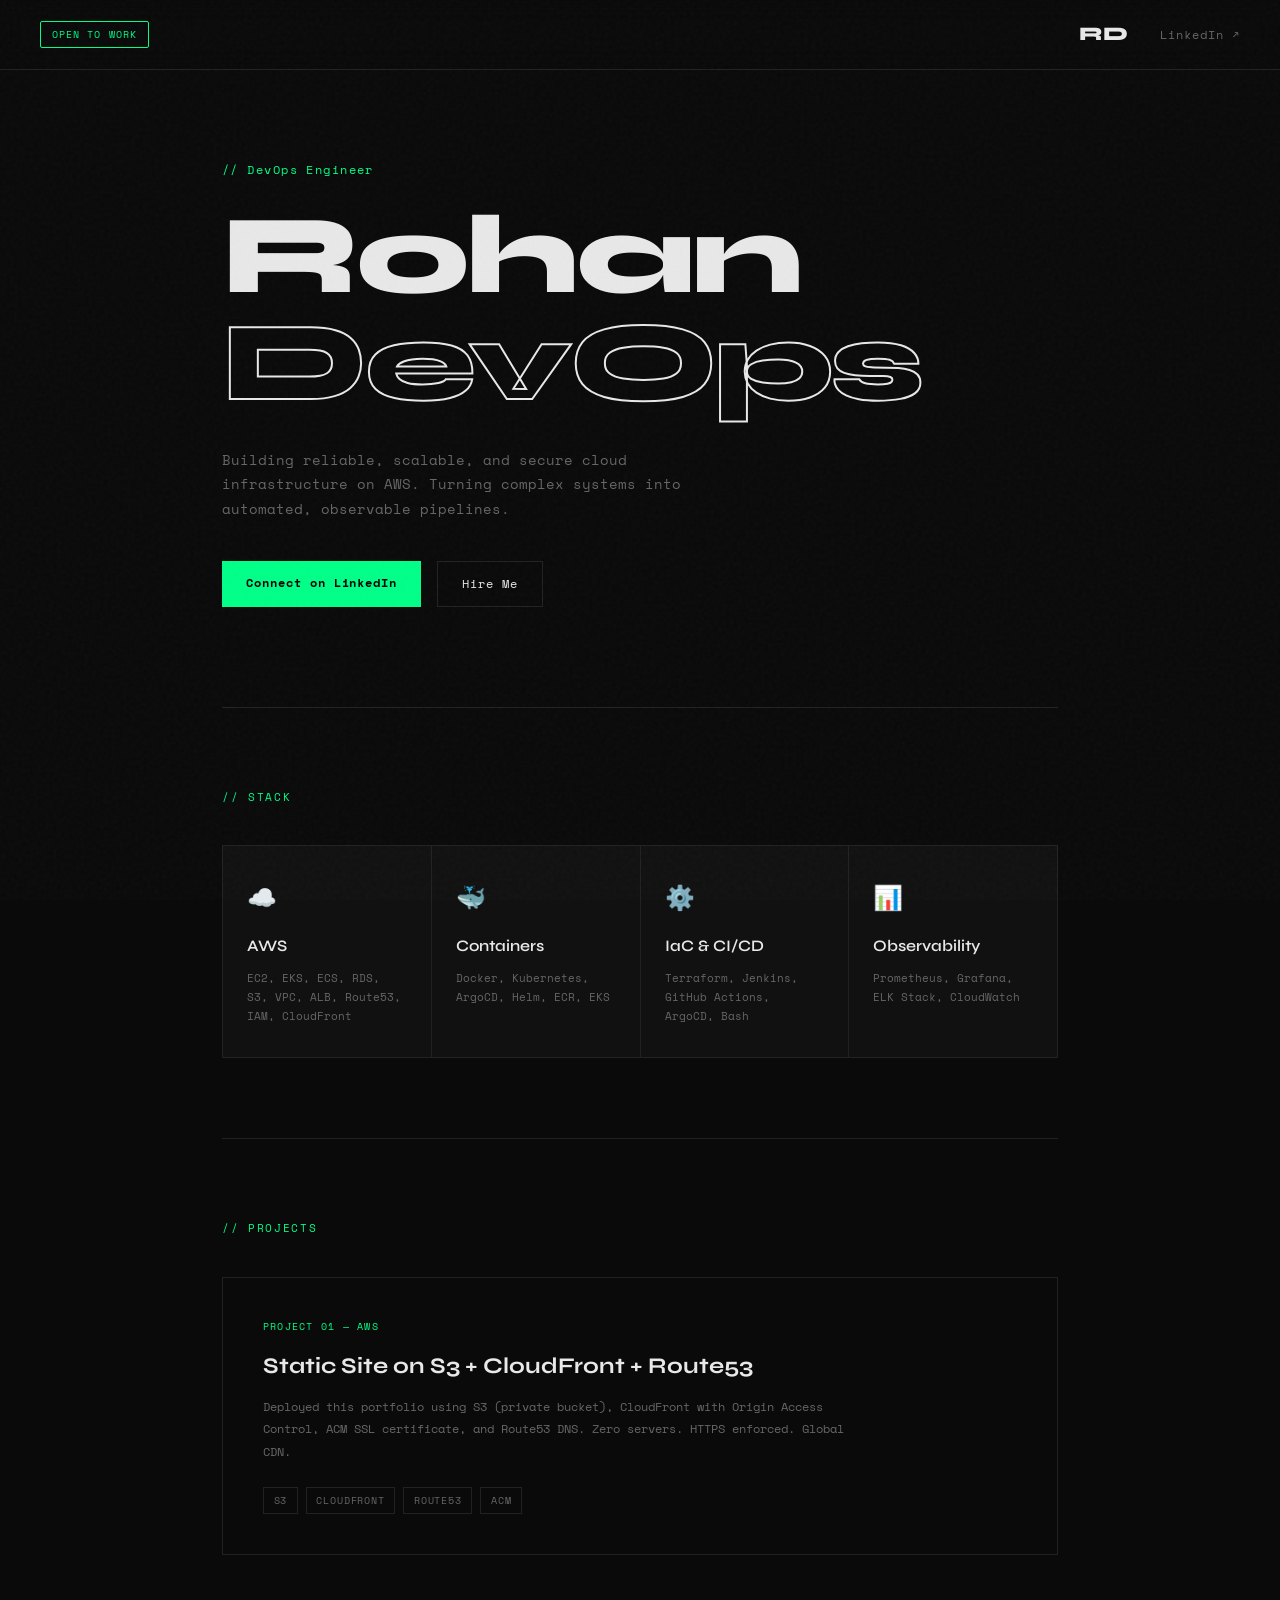
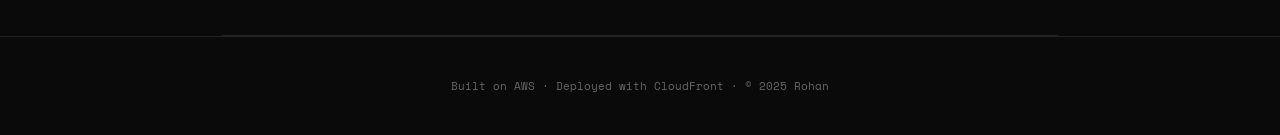
<file: static_website_hosting/index.html>
<!DOCTYPE html>
<html lang="en">
<head>
  <meta charset="UTF-8" />
  <meta name="viewport" content="width=device-width, initial-scale=1.0"/>
  <title>Rohan | DevOps Engineer</title>
  <link rel="stylesheet" href="style.css" />
  <link href="https://fonts.googleapis.com/css2?family=Space+Mono:wght@400;700&family=Syne:wght@400;600;800&display=swap" rel="stylesheet"/>
</head>
<body>

  <div class="noise"></div>

  <header>
    <div class="badge">Open to Work</div>
    <nav>
      <span class="logo">RD</span>
      <a href="https://www.linkedin.com/in/ruhon-deb/" target="_blank">LinkedIn ↗</a>
    </nav>
  </header>

  <main>
    <section class="hero">
      <p class="eyebrow">// DevOps Engineer</p>
      <h1>Rohan<br/><span class="outline">DevOps</span></h1>
      <p class="tagline">Building reliable, scalable, and secure cloud infrastructure on AWS. Turning complex systems into automated, observable pipelines.</p>
      <div class="cta-row">
        <a class="btn-primary" href="https://www.linkedin.com/in/ruhon-deb/" target="_blank">Connect on LinkedIn</a>
        <a class="btn-ghost" href="mailto:ruhondeb28@gmail.com">Hire Me</a>
      </div>
    </section>

    <section class="skills">
      <p class="section-label">// Stack</p>
      <div class="skill-grid">
        <div class="skill-card">
          <span class="icon">☁️</span>
          <h3>AWS</h3>
          <p>EC2, EKS, ECS, RDS, S3, VPC, ALB, Route53, IAM, CloudFront</p>
        </div>
        <div class="skill-card">
          <span class="icon">🐳</span>
          <h3>Containers</h3>
          <p>Docker, Kubernetes, ArgoCD, Helm, ECR, EKS</p>
        </div>
        <div class="skill-card">
          <span class="icon">⚙️</span>
          <h3>IaC & CI/CD</h3>
          <p>Terraform, Jenkins, GitHub Actions, ArgoCD, Bash</p>
        </div>
        <div class="skill-card">
          <span class="icon">📊</span>
          <h3>Observability</h3>
          <p>Prometheus, Grafana, ELK Stack, CloudWatch</p>
        </div>
      </div>
    </section>

    <section class="projects">
      <p class="section-label">// Projects</p>
      <div class="project-card featured">
        <div class="project-meta">Project 01 — AWS</div>
        <h3>Static Site on S3 + CloudFront + Route53</h3>
        <p>Deployed this portfolio using S3 (private bucket), CloudFront with Origin Access Control, ACM SSL certificate, and Route53 DNS. Zero servers. HTTPS enforced. Global CDN.</p>
        <div class="tags">
          <span>S3</span><span>CloudFront</span><span>Route53</span><span>ACM</span>
        </div>
      </div>
    </section>
  </main>

  <footer>
    <p>Built on AWS · Deployed with CloudFront · © 2025 Rohan</p>
  </footer>

</body>
</html>
</file>
<file: static_website_hosting/style.css>
/* =============================================
   ROHAN DEVOPS PORTFOLIO
   Aesthetic: Dark terminal + editorial brutalism
   ============================================= */

:root {
  --bg: #0a0a0a;
  --surface: #111111;
  --border: #222222;
  --accent: #00ff88;
  --accent2: #ff3c3c;
  --text: #e8e8e8;
  --muted: #666666;
  --font-display: 'Syne', sans-serif;
  --font-mono: 'Space Mono', monospace;
}

*, *::before, *::after {
  box-sizing: border-box;
  margin: 0;
  padding: 0;
}

html {
  scroll-behavior: smooth;
}

body {
  background: var(--bg);
  color: var(--text);
  font-family: var(--font-mono);
  line-height: 1.6;
  overflow-x: hidden;
}

/* Noise texture overlay */
.noise {
  position: fixed;
  top: 0; left: 0;
  width: 100%; height: 100%;
  pointer-events: none;
  z-index: 999;
  opacity: 0.03;
  background-image: url("data:image/svg+xml,%3Csvg viewBox='0 0 256 256' xmlns='http://www.w3.org/2000/svg'%3E%3Cfilter id='noise'%3E%3CfeTurbulence type='fractalNoise' baseFrequency='0.9' numOctaves='4' stitchTiles='stitch'/%3E%3C/filter%3E%3Crect width='100%25' height='100%25' filter='url(%23noise)'/%3E%3C/svg%3E");
}

/* ---- HEADER ---- */
header {
  position: fixed;
  top: 0; left: 0; right: 0;
  z-index: 100;
  padding: 1.2rem 2.5rem;
  display: flex;
  align-items: center;
  justify-content: space-between;
  border-bottom: 1px solid var(--border);
  background: rgba(10,10,10,0.9);
  backdrop-filter: blur(12px);
}

.badge {
  font-size: 0.65rem;
  font-family: var(--font-mono);
  color: var(--accent);
  border: 1px solid var(--accent);
  padding: 0.25rem 0.7rem;
  border-radius: 2px;
  letter-spacing: 0.1em;
  text-transform: uppercase;
  animation: pulse 2s ease-in-out infinite;
}

@keyframes pulse {
  0%, 100% { opacity: 1; }
  50% { opacity: 0.5; }
}

nav {
  display: flex;
  align-items: center;
  gap: 2rem;
}

.logo {
  font-family: var(--font-display);
  font-weight: 800;
  font-size: 1.2rem;
  color: var(--text);
}

nav a {
  color: var(--muted);
  text-decoration: none;
  font-size: 0.75rem;
  letter-spacing: 0.08em;
  transition: color 0.2s;
}

nav a:hover { color: var(--accent); }

/* ---- MAIN ---- */
main {
  max-width: 900px;
  margin: 0 auto;
  padding: 0 2rem;
}

/* ---- HERO ---- */
.hero {
  padding: 160px 0 100px;
  border-bottom: 1px solid var(--border);
}

.eyebrow {
  font-size: 0.75rem;
  color: var(--accent);
  letter-spacing: 0.12em;
  margin-bottom: 1.5rem;
}

h1 {
  font-family: var(--font-display);
  font-weight: 800;
  font-size: clamp(3.5rem, 10vw, 7rem);
  line-height: 0.95;
  letter-spacing: -0.03em;
  margin-bottom: 2rem;
}

.outline {
  -webkit-text-stroke: 2px var(--text);
  color: transparent;
}

.tagline {
  max-width: 520px;
  color: var(--muted);
  font-size: 0.85rem;
  line-height: 1.8;
  margin-bottom: 2.5rem;
}

.cta-row {
  display: flex;
  gap: 1rem;
  flex-wrap: wrap;
}

.btn-primary {
  background: var(--accent);
  color: #000;
  padding: 0.75rem 1.5rem;
  font-family: var(--font-mono);
  font-size: 0.75rem;
  font-weight: 700;
  text-decoration: none;
  letter-spacing: 0.08em;
  transition: opacity 0.2s, transform 0.2s;
}

.btn-primary:hover {
  opacity: 0.85;
  transform: translateY(-2px);
}

.btn-ghost {
  border: 1px solid var(--border);
  color: var(--text);
  padding: 0.75rem 1.5rem;
  font-family: var(--font-mono);
  font-size: 0.75rem;
  text-decoration: none;
  letter-spacing: 0.08em;
  transition: border-color 0.2s, color 0.2s;
}

.btn-ghost:hover {
  border-color: var(--text);
  color: var(--accent);
}

/* ---- SKILLS ---- */
.skills {
  padding: 80px 0;
  border-bottom: 1px solid var(--border);
}

.section-label {
  font-size: 0.7rem;
  color: var(--accent);
  letter-spacing: 0.15em;
  margin-bottom: 2.5rem;
  text-transform: uppercase;
}

.skill-grid {
  display: grid;
  grid-template-columns: repeat(auto-fit, minmax(200px, 1fr));
  gap: 1px;
  background: var(--border);
  border: 1px solid var(--border);
}

.skill-card {
  background: var(--surface);
  padding: 2rem 1.5rem;
  transition: background 0.2s;
}

.skill-card:hover {
  background: #161616;
}

.icon {
  font-size: 1.5rem;
  display: block;
  margin-bottom: 1rem;
}

.skill-card h3 {
  font-family: var(--font-display);
  font-size: 1rem;
  font-weight: 600;
  margin-bottom: 0.6rem;
  color: var(--text);
}

.skill-card p {
  font-size: 0.7rem;
  color: var(--muted);
  line-height: 1.7;
}

/* ---- PROJECTS ---- */
.projects {
  padding: 80px 0;
  border-bottom: 1px solid var(--border);
}

.project-card {
  border: 1px solid var(--border);
  padding: 2.5rem;
  transition: border-color 0.2s;
}

.project-card:hover {
  border-color: var(--accent);
}

.project-meta {
  font-size: 0.65rem;
  color: var(--accent);
  letter-spacing: 0.12em;
  text-transform: uppercase;
  margin-bottom: 1rem;
}

.project-card h3 {
  font-family: var(--font-display);
  font-size: 1.4rem;
  font-weight: 700;
  margin-bottom: 1rem;
  line-height: 1.3;
}

.project-card p {
  font-size: 0.78rem;
  color: var(--muted);
  line-height: 1.8;
  margin-bottom: 1.5rem;
  max-width: 600px;
}

.tags {
  display: flex;
  gap: 0.5rem;
  flex-wrap: wrap;
}

.tags span {
  font-size: 0.65rem;
  border: 1px solid var(--border);
  padding: 0.25rem 0.6rem;
  color: var(--muted);
  letter-spacing: 0.08em;
  text-transform: uppercase;
}

/* ---- FOOTER ---- */
footer {
  text-align: center;
  padding: 2.5rem;
  font-size: 0.7rem;
  color: var(--muted);
  border-top: 1px solid var(--border);
}

/* ---- ANIMATIONS ---- */
@keyframes fadeUp {
  from { opacity: 0; transform: translateY(24px); }
  to   { opacity: 1; transform: translateY(0); }
}

.hero { animation: fadeUp 0.7s ease both; }
.skills { animation: fadeUp 0.7s 0.1s ease both; }
.projects { animation: fadeUp 0.7s 0.2s ease both; }

/* ---- RESPONSIVE ---- */
@media (max-width: 600px) {
  header { padding: 1rem 1.2rem; }
  main { padding: 0 1.2rem; }
  .hero { padding: 130px 0 70px; }
  h1 { font-size: 3rem; }
}
</file>
